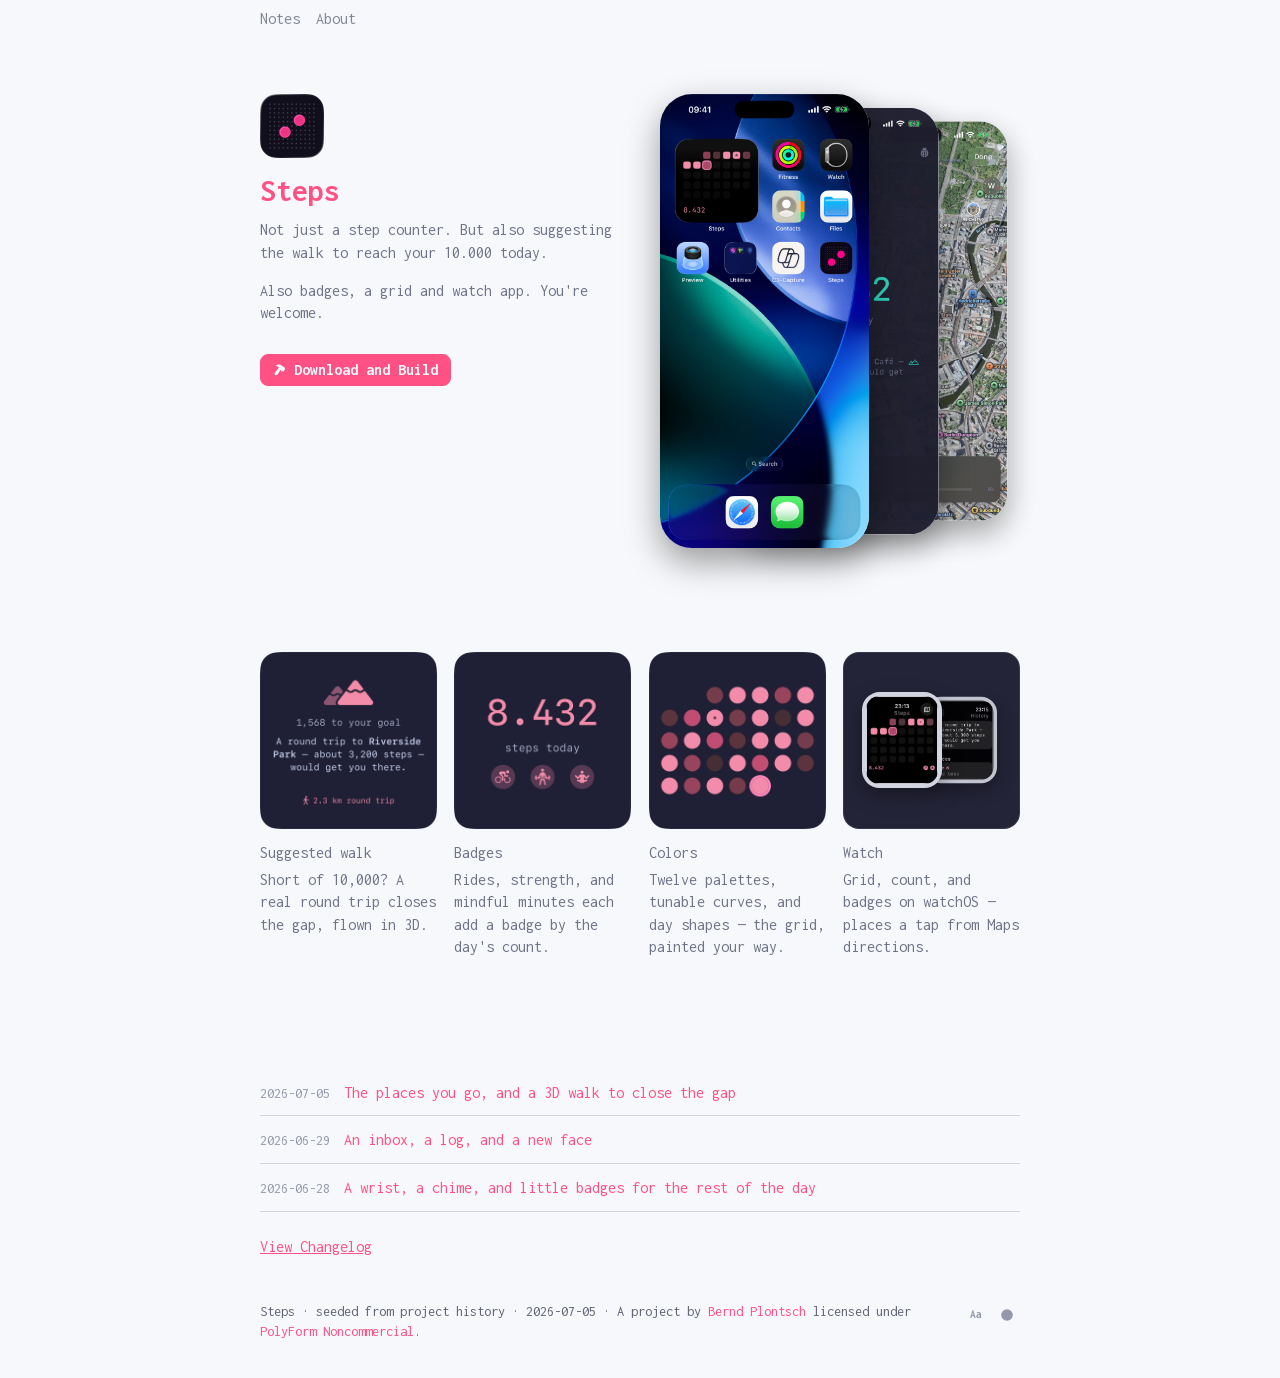
<file: docs/blog/index.html>
<!DOCTYPE html>
<!--
  project-site-new single-page template. Newest post first in #posts.
  Plain static HTML — any static host serves it. Seeded from real project history.
-->
<html lang="en">
<head>
<meta charset="utf-8">
<meta name="viewport" content="width=device-width, initial-scale=1">
<title>Steps</title>
<script src="family-theme.js"></script>
<link rel="icon" href="img/favicon.ico" sizes="any">
<link rel="icon" href="img/favicon-16.png" type="image/png" sizes="16x16">
<link rel="icon" href="img/favicon-32.png" type="image/png" sizes="32x32">
<link rel="apple-touch-icon" href="img/favicon-180.png">
<link rel="stylesheet" href="style.css">
<link rel="stylesheet" href="project-theme.css">
<link rel="stylesheet" href="family-theme.css">
<link rel="stylesheet" href="family-typography.css">
<link rel="stylesheet" href="family-header.css">
<link rel="stylesheet" href="family-footer.css">
<link rel="stylesheet" href="family-actions.css">
</head>
<body>
<!-- Shared family header: source of truth is project-site-family/data/components/site-header.* -->
<a class="skip-link" href="#top">Skip to content</a>
<header class="topbar">
  <div class="topbar-inner">
    <div class="nav-left">
      <nav class="site-nav" aria-label="Bernd Plontsch">
        <a class="nav-link notes-link" href="https://notes.plontsch.de/">Notes</a>
        <a class="nav-link about-link" href="https://plontsch.de/">About</a>
      </nav>
    </div>
  </div>
</header>

<main id="top" tabindex="-1">
<header class="hero hero-with-shot">
  <div class="hero-copy">
    <img class="hero-icon" src="img/icon.png" alt="" width="256" height="256">
    <h1>Steps</h1>
    <p class="tagline">Not just a step counter. But also suggesting the walk to reach your 10.000 today.</p>
    <p class="short">Also badges, a grid and watch app. You're welcome.</p>
    <p class="hero-cta">
      <a class="action-link" href="https://github.com/berndpl/Steps"><span class="action-hammer action-symbol" aria-hidden="true"></span>Download and Build</a>
    </p>
  </div>
  <figure class="hero-shot phone-stack" aria-label="Steps app screenshots — tap a screen to bring it to the front">
    <div class="phone is-front"><img src="img/shot-home-widget.png" alt="Home-screen widget: the month as a contribution grid with today's step count, goal progress, and best day" width="680" height="1478"></div>
    <div class="phone is-mid"><img src="img/shot-inapp.png" alt="In-app screen: today's total, activity badges, and a round-trip suggestion" width="680" height="1478"></div>
    <div class="phone is-back"><img src="img/shot-flyover.png" alt="3D map fly-through of a round-trip walk with playback controls" width="680" height="1478"></div>
  </figure>
</header>

<section id="features" aria-label="Primary features">
  <div class="feature-grid">
    <article class="feature-card">
      <img class="feature-shot" src="img/feature-walk.png" alt="A round-trip walk suggestion to a real place, with its step and distance cost" width="720" height="720" loading="lazy">
      <h3>Suggested walk</h3>
      <p>Short of 10,000? A real round trip closes the gap, flown in 3D.</p>
    </article>
    <article class="feature-card">
      <img class="feature-shot" src="img/feature-activities.png" alt="Today's step count with cycling, strength, and mindful badges beneath" width="720" height="720" loading="lazy">
      <h3>Badges</h3>
      <p>Rides, strength, and mindful minutes each add a badge by the day's count.</p>
    </article>
    <article class="feature-card">
      <img class="feature-shot" src="img/feature-grid.png" alt="The month as a rose contribution grid, each day a cell, the best day ringed" width="720" height="720" loading="lazy">
      <h3>Colors</h3>
      <p>Twelve palettes, tunable curves, and day shapes — the grid, painted your way.</p>
    </article>
    <article class="feature-card">
      <figure class="feature-shot watch-stack" aria-label="Steps watchOS screens — tap a watch to bring it to the front">
        <div class="watch is-front"><img src="img/watch-app.png" alt="Steps watch app: the month grid with today's step count and cycling and strength badges" width="416" height="496" loading="lazy"></div>
        <div class="watch is-back"><img src="img/watch-history.png" alt="Watch location history: a round-trip walk suggestion above your recent places" width="416" height="496" loading="lazy"></div>
      </figure>
      <h3>Watch</h3>
      <p>Grid, count, and badges on watchOS — places a tap from Maps directions.</p>
    </article>
  </div>
</section>

<section id="posts" aria-label="Recent changes">
  <ol class="log" aria-label="Recent changes">
    <li><a class="log-row" href="changelog.html#e-visits-flyover"><span class="log-date">2026-07-05</span><span class="log-title">The places you go, and a 3D walk to close the gap</span></a></li>
    <li><a class="log-row" href="changelog.html#e-inbox-icon"><span class="log-date">2026-06-29</span><span class="log-title">An inbox, a log, and a new face</span></a></li>
    <li><a class="log-row" href="changelog.html#e-watch"><span class="log-date">2026-06-28</span><span class="log-title">A wrist, a chime, and little badges for the rest of the day</span></a></li>
  </ol>
  <p class="changelog-cta"><a href="changelog.html">View Changelog</a></p>
</section>
</main>

<footer>
  <div class="footer-row">
    <p>Steps · seeded from project history · 2026-07-05 · A project by <a href="https://plontsch.de/">Bernd Plontsch</a> licensed under <a href="https://github.com/berndpl/Steps/blob/main/LICENSE">PolyForm Noncommercial</a>.</p>
    <div class="footer-controls">
      <button class="font-toggle" type="button" aria-label="Switch font">Aa</button>
      <button class="theme-toggle" type="button" aria-label="Toggle color theme"></button>
    </div>
  </div>
</footer>

<script>
var prefersReducedMotion = window.matchMedia &&
  window.matchMedia('(prefers-reduced-motion: reduce)').matches;

// Shared cascade behavior for the project-owned phone and watch compositions.
(function () {
  function initCascade(stack, slots, caption) {
    if (!stack) return;
    var items = [].slice.call(stack.children);
    if (items.length < 2) return;
    var order = items.slice();             // order[0] === the front item
    var timer;
    function render() {
      order.forEach(function (el, i) {
        slots.forEach(function (s) { el.classList.remove(s); });
        el.classList.add(slots[Math.min(i, slots.length - 1)]);
        el.tabIndex = i === 0 ? -1 : 0;
        el.setAttribute('aria-current', i === 0 ? 'true' : 'false');
        el.setAttribute('aria-disabled', i === 0 ? 'true' : 'false');
      });
      if (caption && order[0].dataset.caption) caption.textContent = order[0].dataset.caption;
    }
    function bringToFront(el) {
      var i = order.indexOf(el);
      if (i <= 0) return;
      order = order.slice(i).concat(order.slice(0, i));   // cyclic rotate so el leads
      render();
    }
    function advance() { order = order.slice(1).concat(order.slice(0, 1)); render(); }
    function stop() { clearInterval(timer); }
    function restart() {
      stop();
      if (!prefersReducedMotion && !document.hidden) timer = setInterval(advance, 4000);
    }
    items.forEach(function (el) {
      el.setAttribute('role', 'button');
      el.addEventListener('click', function () { bringToFront(el); restart(); });
      el.addEventListener('keydown', function (e) {
        if (e.key === 'Enter' || e.key === ' ') { e.preventDefault(); bringToFront(el); restart(); }
      });
    });
    stack.addEventListener('mouseenter', stop);
    stack.addEventListener('mouseleave', restart);
    stack.addEventListener('focusin', stop);
    stack.addEventListener('focusout', function (event) {
      if (!stack.contains(event.relatedTarget)) restart();
    });
    document.addEventListener('visibilitychange', function () {
      if (document.hidden) stop(); else restart();
    });
    render(); restart();
  }
  initCascade(document.querySelector('.phone-stack'), ['is-front', 'is-mid', 'is-back']);
  initCascade(document.querySelector('.watch-stack'), ['is-front', 'is-back'],
              document.querySelector('.watch-caption'));
})();
</script>
<script src="family-footer.js"></script>
</body>
</html>
</file>
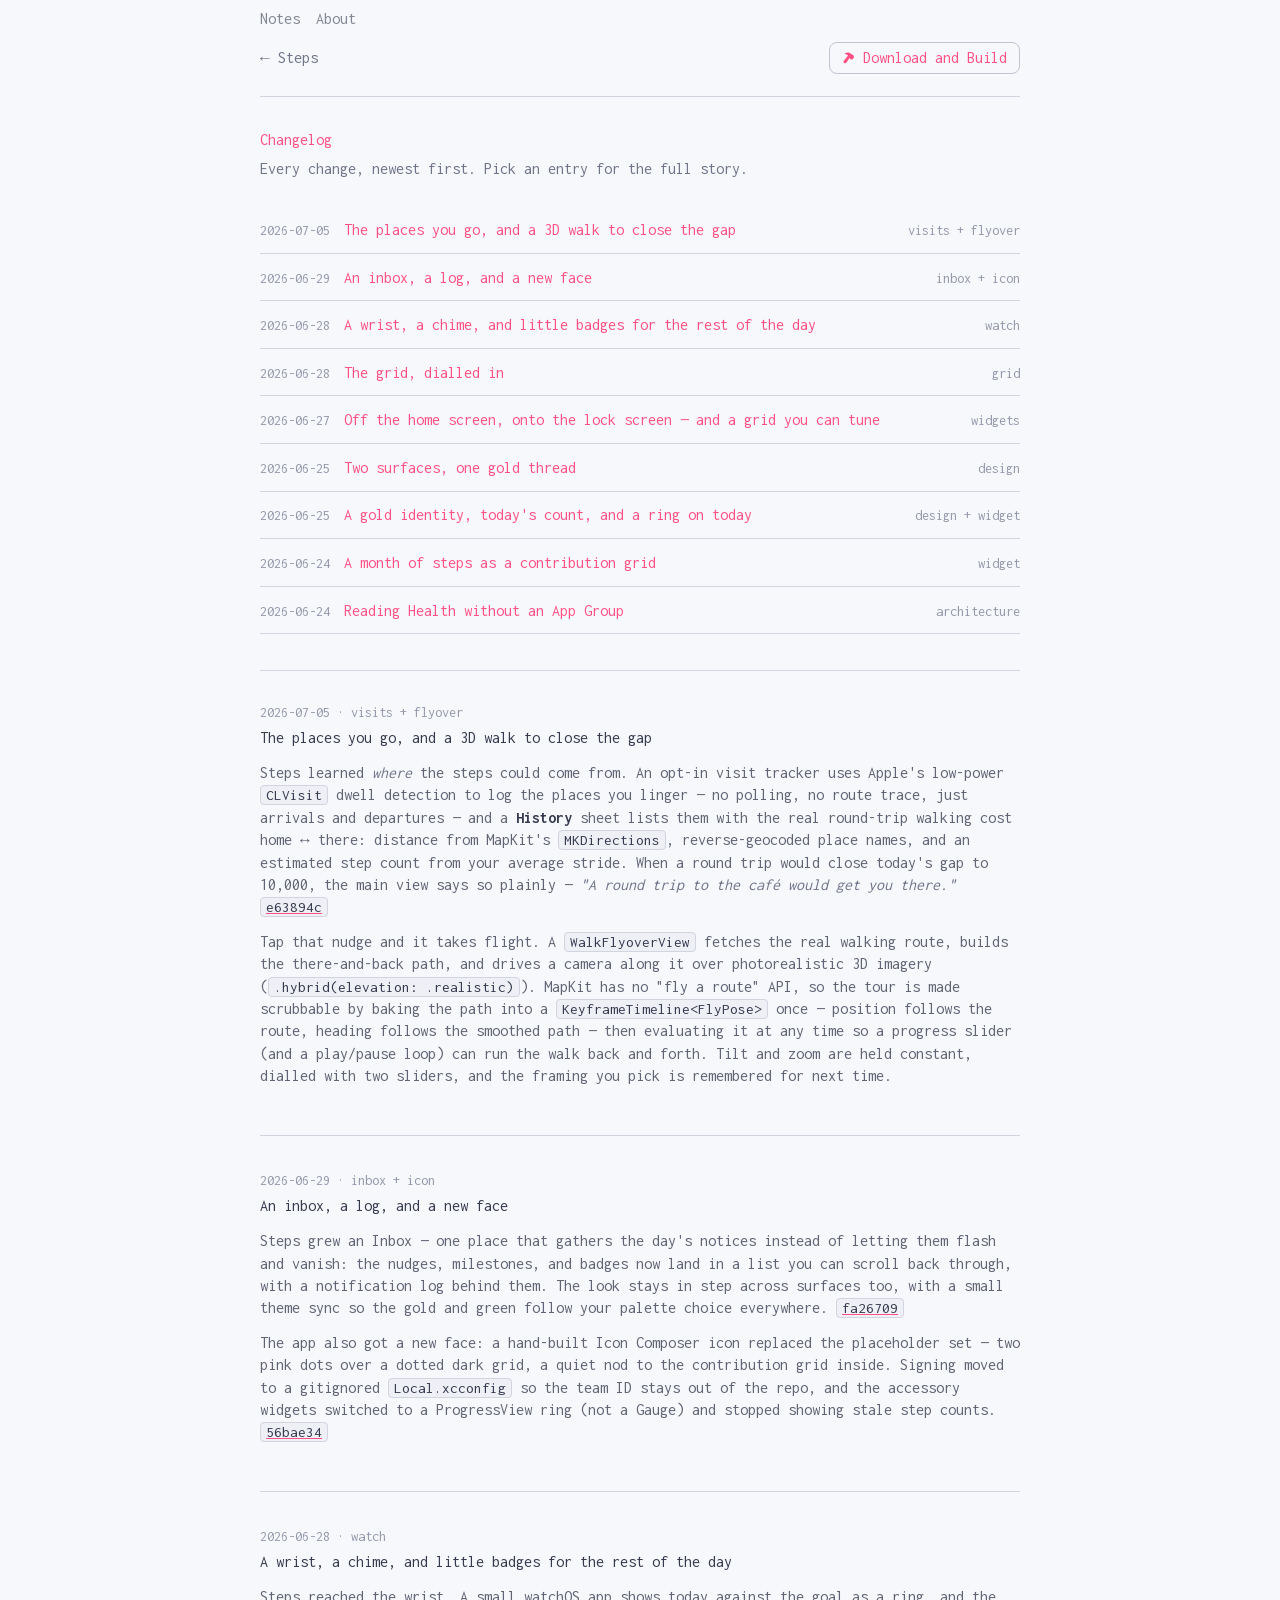
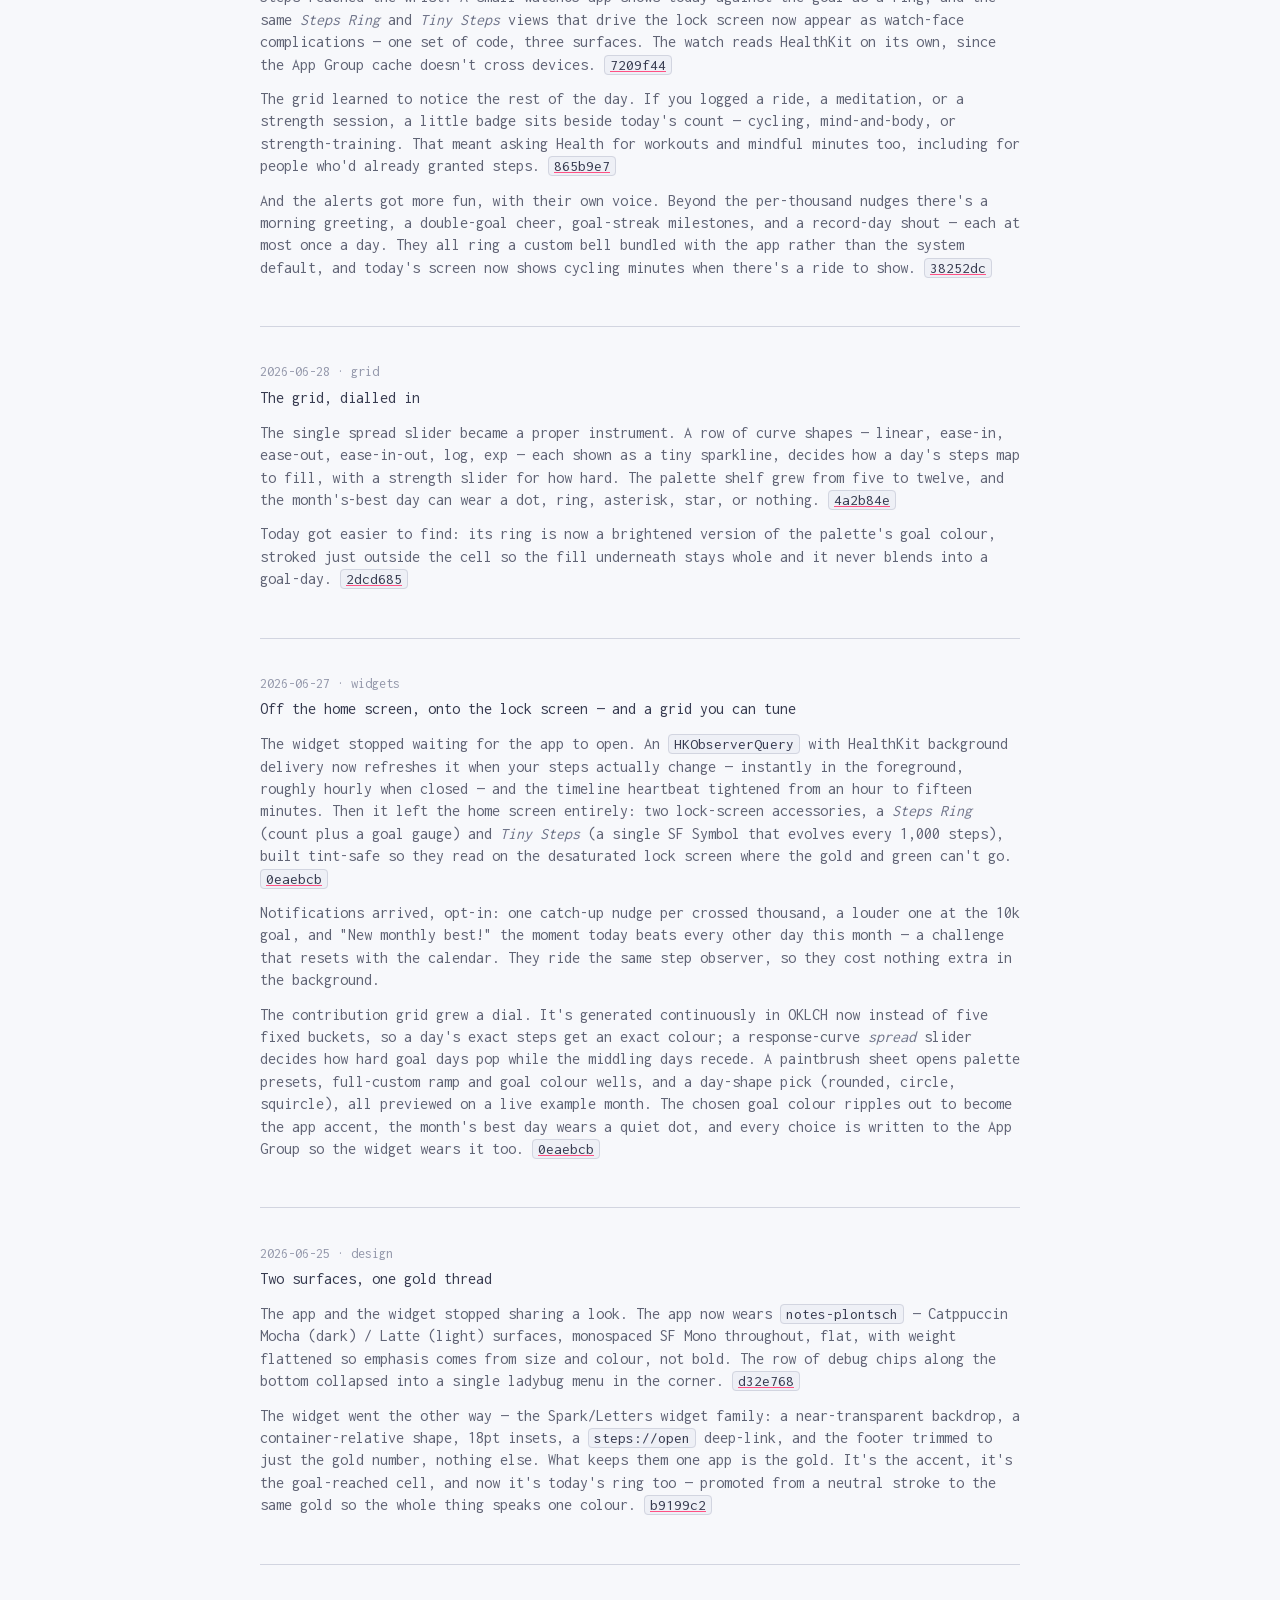
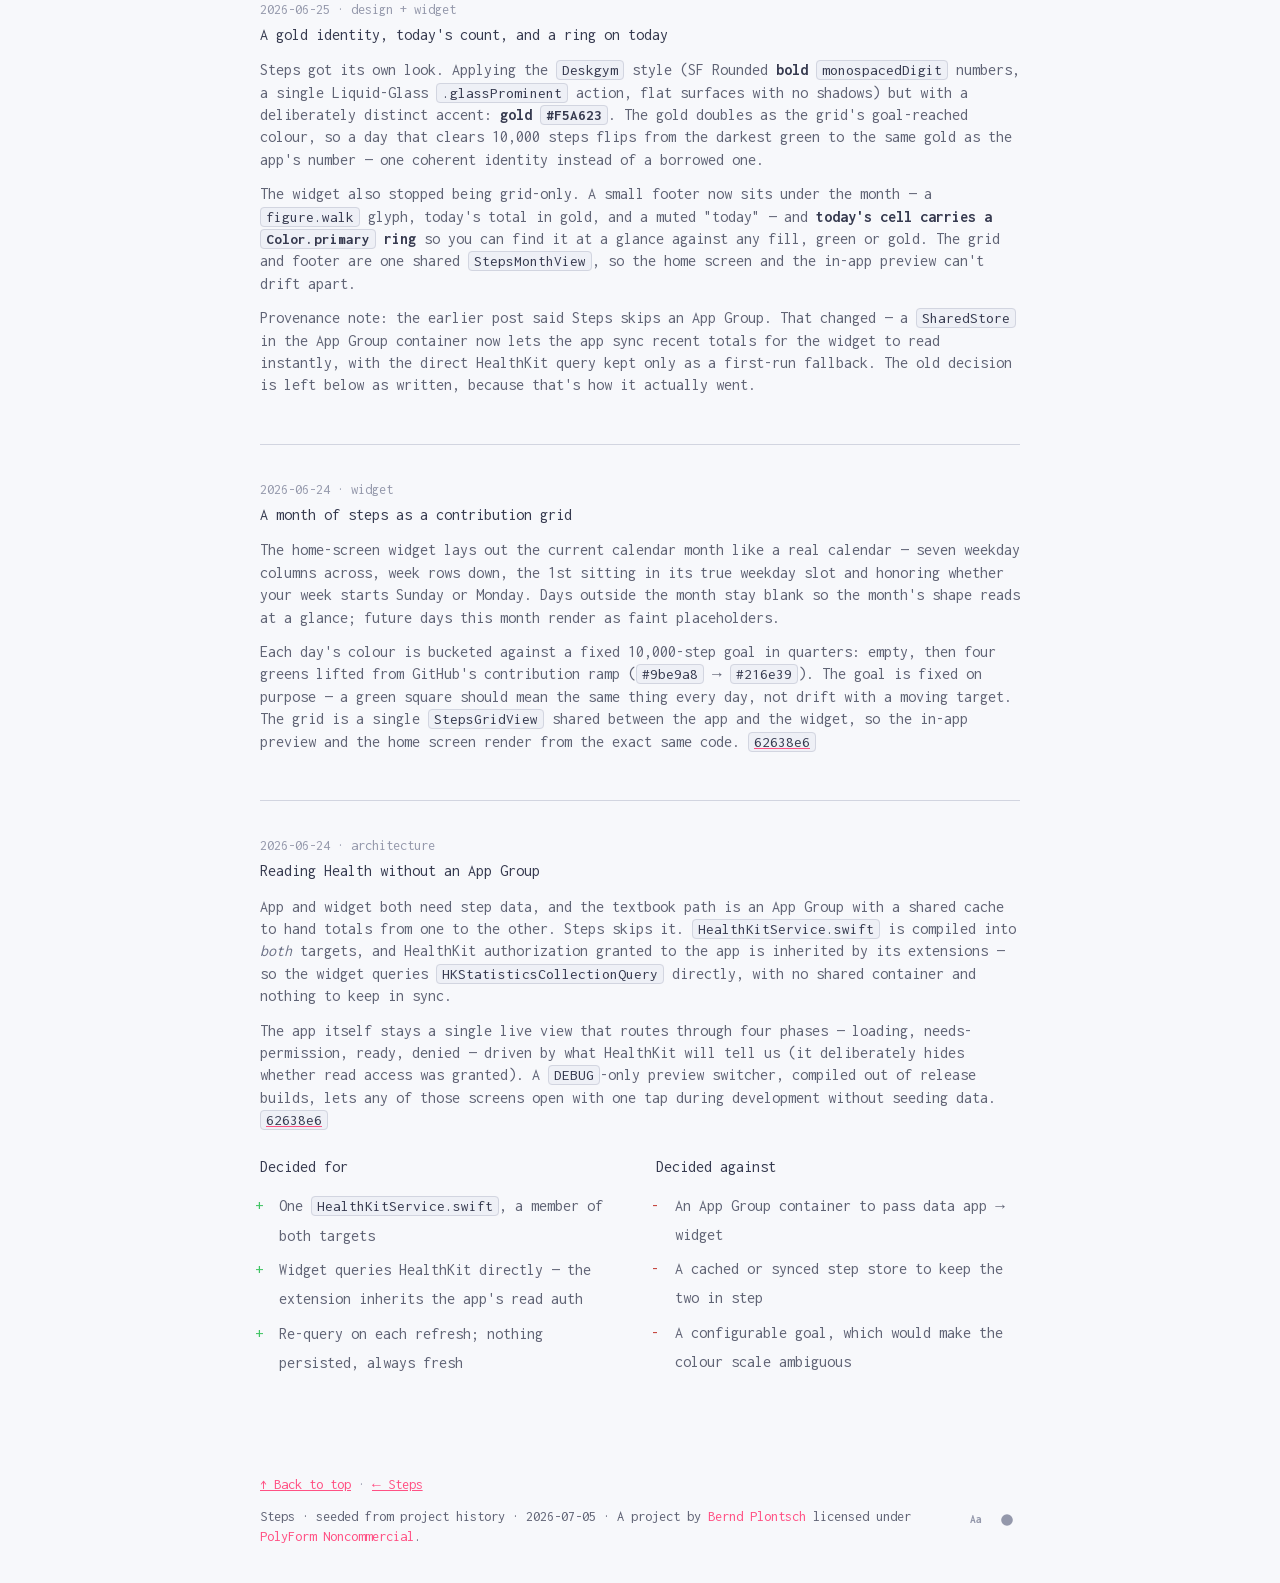
<file: docs/blog/changelog.html>
<!DOCTYPE html>
<!--
  project-site-new changelog page. A tight chronological index (date · title · category)
  linking to the full entries kept below. Newest first. Seeded from real project history.
-->
<html lang="en">
<head>
<meta charset="utf-8">
<meta name="viewport" content="width=device-width, initial-scale=1">
<title>Changelog · Steps</title>
<script src="family-theme.js"></script>
<link rel="icon" href="img/favicon.ico" sizes="any">
<link rel="icon" href="img/favicon-16.png" type="image/png" sizes="16x16">
<link rel="icon" href="img/favicon-32.png" type="image/png" sizes="32x32">
<link rel="apple-touch-icon" href="img/favicon-180.png">
<link rel="stylesheet" href="style.css">
<link rel="stylesheet" href="project-theme.css">
<link rel="stylesheet" href="family-theme.css">
<link rel="stylesheet" href="family-typography.css">
<link rel="stylesheet" href="family-header.css">
<link rel="stylesheet" href="family-footer.css">
<link rel="stylesheet" href="family-actions.css">
</head>
<body>
<!-- Shared family header: source of truth is project-site-family/data/components/site-header.* -->
<a class="skip-link" href="#top">Skip to content</a>
<header class="topbar">
  <div class="topbar-inner">
    <div class="nav-left">
      <nav class="site-nav" aria-label="Bernd Plontsch">
        <a class="nav-link notes-link" href="https://notes.plontsch.de/">Notes</a>
        <a class="nav-link about-link" href="https://plontsch.de/">About</a>
      </nav>
    </div>
  </div>
</header>
<nav class="page-nav" aria-label="Changelog">
  <a class="back-link" href="./">← Steps</a>
  <a class="action-link secondary" href="https://github.com/berndpl/Steps"><span class="action-hammer" aria-hidden="true"></span>Download and Build</a>
</nav>

<main id="top" class="changelog-page" tabindex="-1">
  <h1>Changelog</h1>
  <p class="lead">Every change, newest first. Pick an entry for the full story.</p>

  <h2 id="changelog-index-title" class="visually-hidden">Entries</h2>
  <ol class="log" aria-labelledby="changelog-index-title">
    <li><a class="log-row" href="#e-visits-flyover"><span class="log-date">2026-07-05</span><span class="log-title">The places you go, and a 3D walk to close the gap</span><span class="log-cat">visits + flyover</span></a></li>
    <li><a class="log-row" href="#e-inbox-icon"><span class="log-date">2026-06-29</span><span class="log-title">An inbox, a log, and a new face</span><span class="log-cat">inbox + icon</span></a></li>
    <li><a class="log-row" href="#e-watch"><span class="log-date">2026-06-28</span><span class="log-title">A wrist, a chime, and little badges for the rest of the day</span><span class="log-cat">watch</span></a></li>
    <li><a class="log-row" href="#e-grid-dialled"><span class="log-date">2026-06-28</span><span class="log-title">The grid, dialled in</span><span class="log-cat">grid</span></a></li>
    <li><a class="log-row" href="#e-widgets-lockscreen"><span class="log-date">2026-06-27</span><span class="log-title">Off the home screen, onto the lock screen — and a grid you can tune</span><span class="log-cat">widgets</span></a></li>
    <li><a class="log-row" href="#e-two-surfaces"><span class="log-date">2026-06-25</span><span class="log-title">Two surfaces, one gold thread</span><span class="log-cat">design</span></a></li>
    <li><a class="log-row" href="#e-gold-identity"><span class="log-date">2026-06-25</span><span class="log-title">A gold identity, today's count, and a ring on today</span><span class="log-cat">design + widget</span></a></li>
    <li><a class="log-row" href="#e-contribution-grid"><span class="log-date">2026-06-24</span><span class="log-title">A month of steps as a contribution grid</span><span class="log-cat">widget</span></a></li>
    <li><a class="log-row" href="#e-no-app-group"><span class="log-date">2026-06-24</span><span class="log-title">Reading Health without an App Group</span><span class="log-cat">architecture</span></a></li>
  </ol>

  <hr class="log-sep">

  <section class="entries" aria-labelledby="changelog-entries-title">
    <h2 id="changelog-entries-title" class="visually-hidden">Full entries</h2>
    <article class="entry" id="e-visits-flyover">
      <div class="date">2026-07-05 · visits + flyover</div>
      <h3>The places you go, and a 3D walk to close the gap</h3>
      <p>Steps learned <em>where</em> the steps could come from. An opt-in visit tracker uses Apple's low-power <code>CLVisit</code> dwell detection to log the places you linger — no polling, no route trace, just arrivals and departures — and a <strong>History</strong> sheet lists them with the real round-trip walking cost home ↔ there: distance from MapKit's <code>MKDirections</code>, reverse-geocoded place names, and an estimated step count from your average stride. When a round trip would close today's gap to 10,000, the main view says so plainly — <em>"A round trip to the café would get you there."</em> <a href="https://github.com/berndpl/Steps/commit/e63894c"><code>e63894c</code></a></p>
      <p>Tap that nudge and it takes flight. A <code>WalkFlyoverView</code> fetches the real walking route, builds the there-and-back path, and drives a camera along it over photorealistic 3D imagery (<code>.hybrid(elevation: .realistic)</code>). MapKit has no "fly a route" API, so the tour is made scrubbable by baking the path into a <code>KeyframeTimeline&lt;FlyPose&gt;</code> once — position follows the route, heading follows the smoothed path — then evaluating it at any time so a progress slider (and a play/pause loop) can run the walk back and forth. Tilt and zoom are held constant, dialled with two sliders, and the framing you pick is remembered for next time.</p>
    </article>
    <article class="entry" id="e-inbox-icon">
      <div class="date">2026-06-29 · inbox + icon</div>
      <h3>An inbox, a log, and a new face</h3>
      <p>Steps grew an Inbox — one place that gathers the day's notices instead of letting them flash and vanish: the nudges, milestones, and badges now land in a list you can scroll back through, with a notification log behind them. The look stays in step across surfaces too, with a small theme sync so the gold and green follow your palette choice everywhere. <a href="https://github.com/berndpl/Steps/commit/fa26709"><code>fa26709</code></a></p>
      <p>The app also got a new face: a hand-built Icon Composer icon replaced the placeholder set — two pink dots over a dotted dark grid, a quiet nod to the contribution grid inside. Signing moved to a gitignored <code>Local.xcconfig</code> so the team ID stays out of the repo, and the accessory widgets switched to a ProgressView ring (not a Gauge) and stopped showing stale step counts. <a href="https://github.com/berndpl/Steps/commit/56bae34"><code>56bae34</code></a></p>
    </article>
    <article class="entry" id="e-watch">
      <div class="date">2026-06-28 · watch</div>
      <h3>A wrist, a chime, and little badges for the rest of the day</h3>
      <p>Steps reached the wrist. A small watchOS app shows today against the goal as a ring, and the same <em>Steps Ring</em> and <em>Tiny Steps</em> views that drive the lock screen now appear as watch-face complications — one set of code, three surfaces. The watch reads HealthKit on its own, since the App Group cache doesn't cross devices. <a href="https://github.com/berndpl/Steps/commit/7209f44"><code>7209f44</code></a></p>
      <p>The grid learned to notice the rest of the day. If you logged a ride, a meditation, or a strength session, a little badge sits beside today's count — cycling, mind-and-body, or strength-training. That meant asking Health for workouts and mindful minutes too, including for people who'd already granted steps. <a href="https://github.com/berndpl/Steps/commit/865b9e7"><code>865b9e7</code></a></p>
      <p>And the alerts got more fun, with their own voice. Beyond the per-thousand nudges there's a morning greeting, a double-goal cheer, goal-streak milestones, and a record-day shout — each at most once a day. They all ring a custom bell bundled with the app rather than the system default, and today's screen now shows cycling minutes when there's a ride to show. <a href="https://github.com/berndpl/Steps/commit/38252dc"><code>38252dc</code></a></p>
    </article>
    <article class="entry" id="e-grid-dialled">
      <div class="date">2026-06-28 · grid</div>
      <h3>The grid, dialled in</h3>
      <p>The single spread slider became a proper instrument. A row of curve shapes — linear, ease-in, ease-out, ease-in-out, log, exp — each shown as a tiny sparkline, decides how a day's steps map to fill, with a strength slider for how hard. The palette shelf grew from five to twelve, and the month's-best day can wear a dot, ring, asterisk, star, or nothing. <a href="https://github.com/berndpl/Steps/commit/4a2b84e"><code>4a2b84e</code></a></p>
      <p>Today got easier to find: its ring is now a brightened version of the palette's goal colour, stroked just outside the cell so the fill underneath stays whole and it never blends into a goal-day. <a href="https://github.com/berndpl/Steps/commit/2dcd685"><code>2dcd685</code></a></p>
    </article>
    <article class="entry" id="e-widgets-lockscreen">
      <div class="date">2026-06-27 · widgets</div>
      <h3>Off the home screen, onto the lock screen — and a grid you can tune</h3>
      <p>The widget stopped waiting for the app to open. An <code>HKObserverQuery</code> with HealthKit background delivery now refreshes it when your steps actually change — instantly in the foreground, roughly hourly when closed — and the timeline heartbeat tightened from an hour to fifteen minutes. Then it left the home screen entirely: two lock-screen accessories, a <em>Steps Ring</em> (count plus a goal gauge) and <em>Tiny Steps</em> (a single SF Symbol that evolves every 1,000 steps), built tint-safe so they read on the desaturated lock screen where the gold and green can't go. <a href="https://github.com/berndpl/Steps/commit/0eaebcb"><code>0eaebcb</code></a></p>
      <p>Notifications arrived, opt-in: one catch-up nudge per crossed thousand, a louder one at the 10k goal, and "New monthly best!" the moment today beats every other day this month — a challenge that resets with the calendar. They ride the same step observer, so they cost nothing extra in the background.</p>
      <p>The contribution grid grew a dial. It's generated continuously in OKLCH now instead of five fixed buckets, so a day's exact steps get an exact colour; a response-curve <em>spread</em> slider decides how hard goal days pop while the middling days recede. A paintbrush sheet opens palette presets, full-custom ramp and goal colour wells, and a day-shape pick (rounded, circle, squircle), all previewed on a live example month. The chosen goal colour ripples out to become the app accent, the month's best day wears a quiet dot, and every choice is written to the App Group so the widget wears it too. <a href="https://github.com/berndpl/Steps/commit/0eaebcb"><code>0eaebcb</code></a></p>
    </article>
    <article class="entry" id="e-two-surfaces">
      <div class="date">2026-06-25 · design</div>
      <h3>Two surfaces, one gold thread</h3>
      <p>The app and the widget stopped sharing a look. The app now wears <code>notes-plontsch</code> — Catppuccin Mocha (dark) / Latte (light) surfaces, monospaced SF Mono throughout, flat, with weight flattened so emphasis comes from size and colour, not bold. The row of debug chips along the bottom collapsed into a single ladybug menu in the corner. <a href="https://github.com/berndpl/Steps/commit/d32e768"><code>d32e768</code></a></p>
      <p>The widget went the other way — the Spark/Letters widget family: a near-transparent backdrop, a container-relative shape, 18pt insets, a <code>steps://open</code> deep-link, and the footer trimmed to just the gold number, nothing else. What keeps them one app is the gold. It's the accent, it's the goal-reached cell, and now it's today's ring too — promoted from a neutral stroke to the same gold so the whole thing speaks one colour. <a href="https://github.com/berndpl/Steps/commit/b9199c2"><code>b9199c2</code></a></p>
    </article>
    <article class="entry" id="e-gold-identity">
      <div class="date">2026-06-25 · design + widget</div>
      <h3>A gold identity, today's count, and a ring on today</h3>
      <p>Steps got its own look. Applying the <code>Deskgym</code> style (SF Rounded <strong>bold</strong> <code>monospacedDigit</code> numbers, a single Liquid-Glass <code>.glassProminent</code> action, flat surfaces with no shadows) but with a deliberately distinct accent: <strong>gold <code>#F5A623</code></strong>. The gold doubles as the grid's goal-reached colour, so a day that clears 10,000 steps flips from the darkest green to the same gold as the app's number — one coherent identity instead of a borrowed one.</p>
      <p>The widget also stopped being grid-only. A small footer now sits under the month — a <code>figure.walk</code> glyph, today's total in gold, and a muted "today" — and <strong>today's cell carries a <code>Color.primary</code> ring</strong> so you can find it at a glance against any fill, green or gold. The grid and footer are one shared <code>StepsMonthView</code>, so the home screen and the in-app preview can't drift apart.</p>
      <p>Provenance note: the earlier post said Steps skips an App Group. That changed — a <code>SharedStore</code> in the App Group container now lets the app sync recent totals for the widget to read instantly, with the direct HealthKit query kept only as a first-run fallback. The old decision is left below as written, because that's how it actually went.</p>
    </article>
    <article class="entry" id="e-contribution-grid">
      <div class="date">2026-06-24 · widget</div>
      <h3>A month of steps as a contribution grid</h3>
      <p>The home-screen widget lays out the current calendar month like a real calendar — seven weekday columns across, week rows down, the 1st sitting in its true weekday slot and honoring whether your week starts Sunday or Monday. Days outside the month stay blank so the month's shape reads at a glance; future days this month render as faint placeholders.</p>
      <p>Each day's colour is bucketed against a fixed 10,000-step goal in quarters: empty, then four greens lifted from GitHub's contribution ramp (<code>#9be9a8</code> → <code>#216e39</code>). The goal is fixed on purpose — a green square should mean the same thing every day, not drift with a moving target. The grid is a single <code>StepsGridView</code> shared between the app and the widget, so the in-app preview and the home screen render from the exact same code. <a href="https://github.com/berndpl/Steps/commit/62638e6"><code>62638e6</code></a></p>
    </article>
    <article class="entry" id="e-no-app-group">
      <div class="date">2026-06-24 · architecture</div>
      <h3>Reading Health without an App Group</h3>
      <p>App and widget both need step data, and the textbook path is an App Group with a shared cache to hand totals from one to the other. Steps skips it. <code>HealthKitService.swift</code> is compiled into <em>both</em> targets, and HealthKit authorization granted to the app is inherited by its extensions — so the widget queries <code>HKStatisticsCollectionQuery</code> directly, with no shared container and nothing to keep in sync.</p>
      <p>The app itself stays a single live view that routes through four phases — loading, needs-permission, ready, denied — driven by what HealthKit will tell us (it deliberately hides whether read access was granted). A <code>DEBUG</code>-only preview switcher, compiled out of release builds, lets any of those screens open with one tap during development without seeding data. <a href="https://github.com/berndpl/Steps/commit/62638e6"><code>62638e6</code></a></p>
      <div class="decisions">
        <div class="card"><h3>Decided for</h3><ul class="for">
          <li>One <code>HealthKitService.swift</code>, a member of both targets</li>
          <li>Widget queries HealthKit directly — the extension inherits the app's read auth</li>
          <li>Re-query on each refresh; nothing persisted, always fresh</li>
        </ul></div>
        <div class="card"><h3>Decided against</h3><ul class="against">
          <li>An App Group container to pass data app → widget</li>
          <li>A cached or synced step store to keep the two in step</li>
          <li>A configurable goal, which would make the colour scale ambiguous</li>
        </ul></div>
      </div>
    </article>
  </section>

  <p class="log-top"><a href="#top">↑ Back to top</a> · <a href="./">← Steps</a></p>
</main>

<footer>
  <div class="footer-row">
    <p>Steps · seeded from project history · 2026-07-05 · A project by <a href="https://plontsch.de/">Bernd Plontsch</a> licensed under <a href="https://github.com/berndpl/Steps/blob/main/LICENSE">PolyForm Noncommercial</a>.</p>
    <div class="footer-controls">
      <button class="font-toggle" type="button" aria-label="Switch font">Aa</button>
      <button class="theme-toggle" type="button" aria-label="Toggle color theme"></button>
    </div>
  </div>
</footer>
<script src="family-footer.js"></script>
</body>
</html>
</file>
<file: docs/blog/style.css>
/* blog-new base template — calm single-column notebook (Onsen DNA, generalized).
   The :root token block below is the THEME LAYER. blog-new replaces these values
   with the style picked from the design catalog (style-apply tokens). Structure stays;
   only the tokens change. Neutral defaults shipped so the page renders before theming. */

/* Steps style — Catppuccin Mocha (dark) + rose accent; monospaced SF Mono (system, no webfont). */

:root {
  color-scheme: dark;
  --theme-base: #1e1e2e;
  --theme-mantle: #181825;
  --theme-surface0: #313244;
  --theme-surface1: #45475a;
  --theme-text: #cdd6f4;
  --theme-heading: #ffffff;
  --theme-body-rgb: 205, 214, 244;
  --theme-body-alpha: .82;
  --theme-subtext0: #a6adc8;
  --theme-overlay0: #6c7086;
  --theme-accent: #f38ba8;          /* rose — Catppuccin Mocha, the site fingerprint */
  --theme-hover: #eb6f92;
  --theme-link: #f38ba8;
  --theme-good: #40c463;
  --theme-bad: #c23b32;
}

* { margin: 0; padding: 0; }
html { scroll-behavior: smooth; overflow-y: scroll; }
body {
  color: var(--theme-text);
  background: var(--theme-base);
}

@media (prefers-reduced-motion: reduce) {
  html { scroll-behavior: auto; }
  .shot, .dot, .thumb, .phone, .watch, .node {
    transition: none;
  }
}
a { color: var(--theme-link); text-decoration: none; }
a:hover { color: var(--theme-hover); text-decoration: underline; }
:focus-visible {
  outline: 2px solid var(--theme-accent);
  outline-offset: 3px;
}
main a, article a { text-decoration: underline; }
.visually-hidden {
  position: absolute !important;
  width: 1px; height: 1px;
  padding: 0; margin: -1px;
  overflow: hidden; clip: rect(0 0 0 0);
  white-space: nowrap; border: 0;
}
code, kbd {
  padding: 1px 5px;
  color: var(--theme-text);
  background: var(--theme-mantle);
  border: 1px solid var(--theme-surface0);
  border-radius: 4px;
}
p, li, figcaption {
  color: rgba(var(--theme-body-rgb), var(--theme-body-alpha));
}
p { margin: .75rem 0; }
ul { padding-left: 1.2rem; margin: .65rem 0; }
li { margin: .35rem 0; }
li::marker { color: var(--theme-overlay0); }
b, strong { color: var(--theme-text); }
em { color: var(--theme-subtext0); }
h1, h2, h3, h4 {
  color: var(--theme-heading);
}
.action-hammer {
  width: .9em;
  height: .9em;
  flex: 0 0 auto;
  background: currentColor;
  -webkit-mask: url("img/hammer.svg") center / contain no-repeat;
  mask: url("img/hammer.svg") center / contain no-repeat;
}

/* Secondary product action — quieter outline variant (e.g. "View source") */
.action-link.secondary {
  color: var(--theme-accent);
  background: transparent;
  border: 1px solid var(--theme-surface1);
}
.action-link.secondary:hover {
  color: var(--theme-hover);
  background: var(--theme-mantle);
  filter: none;
}

/* Hero: strong teaser title + short description (+ optional shot) — the product intro */
.hero {
  padding: 3.5rem 0 4.5rem;
}
.hero-with-shot {
  display: grid;
  grid-template-columns: repeat(2, minmax(0, 1fr));
  gap: 2.5rem;
}
.hero-copy { min-width: 0; }
.hero .hero-copy h1 {
  margin-top: .9rem;
  color: var(--theme-accent);
}
/* icon.png is a glass render from Icon Composer (ictool) with the iOS squircle + transparent
   corners baked in — so no CSS border-radius (that would clip the glass edge). */
.hero-icon {
  width: var(--family-hero-icon-size);
  height: var(--family-hero-icon-size);
  display: block;
  object-fit: contain;
}
.tagline { margin-top: .6rem; color: var(--theme-subtext0); }
.short { max-width: 38rem; margin-top: 1rem; color: var(--theme-subtext0); }
.hero-cta { display: flex; flex-wrap: wrap; gap: .6rem; margin-top: 1.8rem; }
/* Optional: primary action + a small caption beneath it (.cta-primary wraps both). */
.cta-primary { display: inline-flex; flex-direction: column; align-items: flex-start; gap: .4rem; }
.cta-note { color: var(--theme-overlay0); padding-left: .5rem; }

/* Hero shot — a single borderless screenshot, OR a dot-paginated carousel of
   product states. Add 2+ <img class="shot"> and the dots auto-generate (see JS). */
.hero-shot { width: 100%; margin: 0; }
.hero-shot > img {            /* single-shot variant */
  width: 100%;
  display: block;
  border: 0;
  border-radius: 8px;
}
.shots {                      /* carousel variant — crossfaded slides in a fixed frame */
  position: relative;
  width: 100%;
  aspect-ratio: 680 / 1478;   /* real iPhone screenshot ratio — no stretch */
  border-radius: 22px;
  overflow: hidden;
  background: var(--theme-mantle);
  border: 1px solid var(--theme-surface0);
}
.shot {
  position: absolute;
  inset: 0;
  width: 100%;
  height: 100%;
  display: block;
  object-fit: cover;
  border: 0;
  border-radius: 22px;
  opacity: 0;
  transition: opacity .4s ease;
}
.shot.is-active { opacity: 1; }
.dots { display: flex; justify-content: center; gap: .5rem; margin-top: .9rem; }
.dot {
  width: 7px; height: 7px; padding: 0; border: 0; border-radius: 50%;
  background: var(--theme-surface1); cursor: pointer;
  transition: background .15s ease, transform .15s ease;
}
.dot:hover { background: var(--theme-overlay0); }
.dot.is-active { background: var(--theme-accent); transform: scale(1.15); }
/* Thumbnail-nav variant (.thumbs) — labelled image buttons that double as the picker.
   For portrait phone shots we sit them as a filmstrip below the frame and show the whole
   phone (object-fit: contain) so each state stays distinguishable. They sit in front of
   .shots (z-index) so taps land on the thumbnails. */
.thumbs {
  position: static; margin-top: 1.4rem;
  display: flex; justify-content: center; gap: .6rem; z-index: 2;
}
.hero-shot { position: relative; }
.shots { z-index: 1; }
.thumb {
  width: 42px; aspect-ratio: 680 / 1478; padding: 0; border: 0; border-radius: 8px;
  background: var(--theme-mantle); cursor: pointer; overflow: hidden; opacity: .5;
  box-shadow: 0 2px 8px rgba(0, 0, 0, .12); transition: opacity .15s ease;
}
.thumb img { display: block; width: 100%; height: 100%; object-fit: contain; border-radius: inherit; }
.thumb:hover { opacity: .8; }
.thumb.is-active { opacity: 1; box-shadow: 0 0 0 2px var(--theme-accent); }

/* Staggered phone cascade — three portrait screenshots shown at once as a stepped
   diagonal. The front phone is lower-left and fully visible; the others recede up-right,
   slightly scaled and dimmed for depth. Slots (front/mid/back) are just classes the
   script rotates, so any screen can take the front by tap or autoplay. Everything is
   sized in % so it scales with the column. */
.phone-stack {
  position: relative;
  width: 100%;
  aspect-ratio: 1 / 1.26;   /* group box sized to the wider, vertically centered front phone */
}
.phone {
  position: absolute;
  width: 58%;
  aspect-ratio: 680 / 1478;   /* the screenshots' real ratio */
  /* iPhone Pro screen corner radius ≈ 62pt on a 402pt-wide display ⇒ ~15.4% of width.
     The paired vertical value (15.4% × 680/1478) keeps the corner a true circle, not an
     ellipse — so the clip matches the real device screen the screenshots came from. */
  border-radius: 15.4% / 7.1%;
  overflow: hidden;
  background: var(--theme-mantle);
  box-shadow: 0 14px 34px rgba(0, 0, 0, .38);
  cursor: pointer;
  transition: left .5s cubic-bezier(.4, 0, .2, 1), top .5s cubic-bezier(.4, 0, .2, 1),
              transform .5s cubic-bezier(.4, 0, .2, 1), opacity .5s ease, box-shadow .3s ease;
}
.phone img { display: block; width: 100%; height: 100%; object-fit: cover; border: 0; }
.phone:focus-visible { outline: 2px solid var(--theme-accent); outline-offset: 4px; }
.phone[aria-disabled="true"] { cursor: default; }
/* Slots the script rotates (tap / autoplay). All share one vertical center (top:50% +
   translateY(-50%)) so the screens fan horizontally while staying vertically centered;
   they only recede right + scale/dim for depth. No-JS fallback: initial classes render a
   valid static cascade. */
.phone.is-front { left: 0;   top: 50%; transform: translateY(-50%) scale(1);   opacity: 1;   z-index: 3; }
.phone.is-mid   { left: 21%; top: 50%; transform: translateY(-50%) scale(.94); opacity: .97; z-index: 2; }
.phone.is-back  { left: 42%; top: 50%; transform: translateY(-50%) scale(.88); opacity: .9;  z-index: 1; }
.phone.is-front:hover { box-shadow: 0 18px 42px rgba(0, 0, 0, .46); }
.kicker, .date, .tag, .badge { color: var(--theme-overlay0); }

/* ── Optional product-highlights components ───────────────────────────────────
   Reusable building blocks for a product section that VARIES PER PRODUCT — use
   what fits (a plain feature list, tabs, or a step "chain"), or omit entirely.
   Icons are inline Lucide (ISC) <svg><use href="#i-name"> tinted via currentColor
   (see the sprite + SKILL.md); never SF Symbols, never hot-linked. */

/* Tabs (e.g. Features | Presets) */
.tabs { display: flex; gap: .25rem; margin: 0 0 1.4rem; border-bottom: 1px solid var(--theme-surface0); }
.tab {
  appearance: none; background: none; border: 0; border-bottom: 2px solid transparent;
  margin-bottom: -1px; padding: .45rem .7rem;
  color: var(--theme-subtext0); cursor: pointer;
}
.tab:hover { color: var(--theme-text); }
.tab.is-active { color: var(--theme-accent); border-bottom-color: var(--theme-accent); }
.tab-panel { display: none; }
.tab-panel.is-active { display: block; }

/* Engaging feature list — icon badge + title + paragraph */
.feature-list { list-style: none; margin: 0; padding: 0; display: grid; gap: 1.7rem; max-width: 46rem; }
.feature-list li { display: flex; align-items: flex-start; gap: 1.1rem; }
.feature-ico {
  flex: 0 0 auto;
  width: var(--family-feature-icon-size);
  height: var(--family-feature-icon-size);
  display: grid; place-items: center;
  border-radius: 11px; background: var(--theme-mantle);
}
.feature-ico .sym {
  width: var(--family-feature-glyph-size);
  height: var(--family-feature-glyph-size);
  color: var(--theme-accent);
}
.feature-list h3 {
  margin: .25rem 0 .4rem;
  color: var(--theme-text);
}
.feature-list p { margin: 0; max-width: 40rem; color: var(--theme-subtext0); }

/* Feature cards — a square, real-view shot per feature above its copy. Adaptive grid:
   four across on desktop (smaller tiles), two per row on medium, one when narrow. */
.feature-grid { display: grid; grid-template-columns: repeat(4, 1fr); gap: 1.1rem; }
.feature-card { margin: 0; }
.feature-shot {
  display: block; width: 100%; height: auto; aspect-ratio: 1 / 1;
  border-radius: 16px; background: var(--theme-base);
}
.feature-grid .feature-card h3 {
  margin: .8rem 0 .3rem;
  color: var(--theme-subtext0);
}
.feature-card p { margin: 0; color: var(--theme-subtext0); }
/* The watch tile reuses the on-wrist cascade, inset inside the same square card as the
   other shots (lighter shadow so the base card stays visible around the watches). */
.feature-card .watch-stack {
  width: 100%; max-width: none; margin: 0; aspect-ratio: 1 / 1;
  background: #242438; border: 1.5px solid rgba(69, 71, 90, .6); border-radius: 16px;
}
.feature-card .watch { width: 46%; box-shadow: 0 8px 20px rgba(0, 0, 0, .35); }
.feature-card .watch.is-front { left: 10%; }
.feature-card .watch.is-back  { left: 44%; }
@media (max-width: 760px) { .feature-grid { grid-template-columns: repeat(2, 1fr); gap: 1.4rem; } }

/* Watch section — watchOS captures as a tap / auto-cycling cascade (mirrors the
   hero phone-stack): two rounded watch screens fanned horizontally but sharing one
   vertical center; any screen takes the front by tap or autoplay. */
.watch-stack {
  position: relative; width: 100%; max-width: 20rem; margin: 0;
  aspect-ratio: 1 / 0.82;
}
.watch {
  position: absolute; width: 66%; aspect-ratio: 416 / 496;
  /* ~20% of width keeps the Apple Watch screen corner; paired y-radius (×416/496)
     keeps the corner a true circle rather than an ellipse. */
  border-radius: 22% / 18.5%;
  overflow: hidden; background: #000;
  border: 4px solid var(--theme-surface0);
  box-shadow: 0 14px 34px rgba(0, 0, 0, .45);
  cursor: pointer;
  transition: left .5s cubic-bezier(.4, 0, .2, 1), top .5s cubic-bezier(.4, 0, .2, 1),
              transform .5s cubic-bezier(.4, 0, .2, 1), opacity .5s ease, box-shadow .3s ease;
}
.watch img { display: block; width: 100%; height: 100%; object-fit: cover; }
.watch:focus-visible { outline: 2px solid var(--theme-accent); outline-offset: 4px; }
.watch[aria-disabled="true"] { cursor: default; }
.watch.is-front { left: 0;   top: 50%; transform: translateY(-50%) scale(1);   opacity: 1;  z-index: 3; }
.watch.is-back  { left: 34%; top: 50%; transform: translateY(-50%) scale(.9);  opacity: .9; z-index: 1; }
.watch.is-front:hover { box-shadow: 0 18px 42px rgba(0, 0, 0, .5); }
.watch-caption { margin: 1rem 0 0; color: var(--theme-subtext0); }
@media (max-width: 720px) { .watch-stack { max-width: 15rem; } }
.section-lead { max-width: 40rem; margin: 0 0 1.6rem; color: var(--theme-subtext0); }

/* Inline Lucide icons (ISC), tinted via currentColor */
.sym {
  display: inline-block; width: 1em; height: 1em; flex: 0 0 auto; vertical-align: -.12em;
  color: var(--theme-subtext0); fill: none; stroke: currentColor; stroke-width: 2;
  stroke-linecap: round; stroke-linejoin: round;
}

/* Cards with a visual step "chain" (e.g. a processing pipeline) */
.cards { display: grid; grid-template-columns: repeat(auto-fit, minmax(18rem, 1fr)); gap: 1.1rem; }
.card-item { padding: 1.1rem 1.2rem; background: var(--theme-mantle); border-radius: 10px; }
.card-item h3 {
  display: flex; align-items: center; gap: .45rem; margin: 0;
  color: var(--theme-text);
}
.card-item h3 .sym { width: 1.15em; height: 1.15em; }
.card-item .sym { color: var(--theme-accent); }
.chain {
  display: flex; flex-wrap: nowrap; align-items: center; gap: .3rem;
  margin: .9rem 0 .75rem; overflow-x: auto; scrollbar-width: none;
}
.chain::-webkit-scrollbar { display: none; }
.chain.can-scroll-right {     /* right-edge fade when steps overflow (toggled by JS) */
  -webkit-mask: linear-gradient(to right, #000 calc(100% - 34px), transparent);
  mask: linear-gradient(to right, #000 calc(100% - 34px), transparent);
}
.node {
  display: inline-flex; align-items: center; gap: .34rem; padding: .34rem .6rem;
  border: 1px solid var(--theme-surface0); background: var(--theme-base);
  color: var(--theme-text); white-space: nowrap;
  cursor: pointer; border-radius: 7px; transition: border-color .12s ease, background .12s ease;
}
.node:hover { color: var(--theme-heading); border-color: var(--theme-overlay0); background: var(--theme-mantle); }
.node.active { border-color: var(--theme-overlay0); background: var(--theme-mantle); }
.node .sym { width: .95em; height: .95em; }
.arrow { flex: 0 0 auto; color: var(--theme-overlay0); }
.step-detail { margin: 0; min-height: 2.7em; color: var(--theme-subtext0); }
/* ─────────────────────────────────────────────────────────────────────────── */

/* Posts */
section { padding: 2rem 0; }
section#posts { padding: var(--family-changelog-top-space) 0 2rem; }
section#posts article.entry:first-of-type { padding-top: .4rem; }
section > h2 {
  margin-bottom: 1.4rem;
  color: var(--theme-accent);
}
article.entry { padding: 2.2rem 0; border-bottom: 1px solid var(--theme-surface0); }
article.entry:last-child { border-bottom: 0; }
article.entry h3 {
  margin: .25rem 0 .8rem;
  color: var(--theme-text);
}
article.entry .decisions { margin: 1.25rem 0; }

/* Decided for / against cards */
.decisions, .grid2 {
  display: grid;
  grid-template-columns: repeat(2, minmax(0, 1fr));
  gap: 2rem;
  margin-top: 1rem;
}
.decisions > div + div, .grid2 > div + div {
  padding-left: 2rem;
}
.card h3 {
  margin-bottom: .65rem;
}
.card { background: transparent; border: 0; padding: 0 !important; }
.for li::marker { content: "+  "; color: var(--theme-good); }
.against li::marker { content: "-  "; color: var(--theme-bad); }

/* Figures */
figure { width: 80%; margin: 1.25rem auto; }
figure img {
  width: 100%;
  display: block;
  border: 1px solid var(--theme-surface0);
  border-radius: 8px;
}
figcaption { margin-top: .5rem; color: var(--theme-overlay0); text-align: center; }

/* Optional Thank-you colophon — compact, footer-sized credits above the footer.
   Sits flush against the footer (no bottom padding), so the credit + license read as one block. */
.colophon { border-bottom: 0; padding-top: 3rem; padding-bottom: 0; }
.colophon > h2 {
  display: flex; align-items: center; gap: .45rem; margin-bottom: .5rem;
  color: var(--theme-accent);
}
.colophon > h2 .sym { color: var(--theme-accent); width: 1em; height: 1em; }
.thanks-intro { margin: 0; max-width: 46rem; color: var(--theme-subtext0); }

footer { padding: .75rem 0 1rem; color: var(--theme-overlay0); text-align: left; }

@media (max-width: 720px) {
  .hero { padding: 2.5rem 0 1.5rem; }
  .hero-with-shot { grid-template-columns: 1fr; gap: 1.75rem; }
  .hero-shot { max-width: 18rem; margin: 0 auto; }
  .decisions, .grid2 { grid-template-columns: 1fr; }
  .decisions > div + div, .grid2 > div + div {
    padding-left: 0; padding-top: 1rem;
  }
  figure { width: 100%; }
}

/* ── Changelog: homepage pointer + dedicated tight changelog page ──────────── */
.changelog-cta { max-width: 40rem; margin: 1.5rem 0 0; color: var(--theme-subtext0); }

/* Simple always-visible page nav (used on subpages like changelog.html) */
.page-nav {
  display: flex; justify-content: space-between; align-items: center; gap: 1rem;
  padding: .2rem 0 1.4rem; margin-bottom: 2rem;
  border-bottom: 1px solid var(--theme-surface0);
}
.back-link { color: var(--theme-subtext0); }
.back-link:hover { color: var(--theme-hover); }

.changelog-page > h1 {
  margin: 0 0 .4rem;
  color: var(--theme-accent);
}
.changelog-page > .lead { max-width: 40rem; margin: 0 0 1.6rem; color: var(--theme-subtext0); }

/* Tight index — one dense line per entry: date · title · category */
.log { list-style: none; margin: 1.4rem 0; padding: 0; }
.log li { margin: 0; }
.log-row {
  display: flex; flex-wrap: wrap; align-items: baseline; gap: .3rem .9rem;
  padding: .55rem 0; border-bottom: 1px solid var(--theme-surface0);
  color: var(--theme-text); text-decoration: none;
}
.log-row:hover { text-decoration: none; }
.log-row:hover .log-title { color: var(--theme-hover); text-decoration: underline; }
.log-date { flex: 0 0 auto; color: var(--theme-overlay0); white-space: nowrap; }
.log-title { flex: 1 1 60%; min-width: 12rem; color: var(--theme-link); }
.log-cat { flex: 0 0 auto; margin-left: auto; color: var(--theme-overlay0); white-space: nowrap; }

.log-sep { border: 0; border-top: 1px solid var(--theme-surface0); margin: 2.2rem 0 .5rem; }
section.entries { padding: 0; }
.entries article.entry { scroll-margin-top: 1.5rem; }
.entries article.entry:first-of-type { padding-top: 1.5rem; }
.log-top { margin: 2rem 0 0; color: var(--theme-overlay0); }

@media (max-width: 720px) {
  .log-title { min-width: 100%; order: 2; }
  .log-date { order: 1; }
  .log-cat { order: 1; }
}
</file>
<file: docs/blog/project-theme.css>
:root {
  --project-accent-light: #FF5184;
  --project-hover-light: #E43F72;
  --project-secondary-light: #8839ef;
  --project-accent-dark: #f38ba8;
  --project-hover-dark: #eb6f92;
  --project-secondary-dark: #cba6f7;
}
</file>
<file: docs/blog/family-theme.css>
/*
  Canonical family light/dark palette owned by Notes.
  Projects preserve identity through --project-accent-*, --project-hover-*, and
  --project-secondary-*.
*/
:root,
:root[data-theme="dark"] {
  color-scheme: dark;
  --theme-base: #1e1e2e;
  --theme-mantle: #181825;
  --theme-surface0: #313244;
  --theme-surface1: #45475a;
  --theme-text: #cdd6f4;
  --theme-heading: #cdd6f4;
  --theme-body-rgb: 166, 173, 200;
  --theme-body-alpha: 0.6;
  --theme-subtext0: #a6adc8;
  --theme-overlay0: #6c7086;
  --theme-accent: var(--project-accent-dark, #b4befe);
  --theme-link: var(--project-accent-dark, #b4befe);
  --theme-hover: var(--project-hover-dark, #cba6f7);
  --theme-action-hover: var(--project-secondary-dark, #f5c2e7);
  --theme-generated-base: #1a1825;
  --theme-generated-border: #3a3444;
  --theme-generated: #ddb6f2;
  --theme-generated-hover: #f5c2e7;
  --theme-generated-body-rgb: 221, 182, 242;
  --theme-button-text: #1e1e2e;
  --graph-base: #1e1e2e;
  --graph-chord: rgba(205, 214, 244, 0.07);
  --graph-color-0: #cba6f7;
  --graph-color-1: #a6e3a1;
  --graph-color-2: #fab387;
  --graph-color-3: #89b4fa;
  --graph-color-4: #f38ba8;
  --graph-color-5: #94e2d5;
}

:root[data-theme="light"] {
  color-scheme: light;
  --theme-base: #f7f8fb;
  --theme-mantle: #eef0f6;
  --theme-surface0: #d2d5e0;
  --theme-surface1: #bfc3d3;
  --theme-text: #363a4f;
  --theme-heading: #2b2f43;
  --theme-body-rgb: 54, 58, 79;
  --theme-body-alpha: 0.78;
  --theme-subtext0: #6f7489;
  --theme-overlay0: #9498ab;
  --theme-accent: var(--project-accent-light, #1f3df2);
  --theme-link: var(--project-accent-light, #1f3df2);
  --theme-hover: var(--project-hover-light, #5b6dff);
  --theme-action-hover: var(--project-secondary-light, #8839ef);
  --theme-generated-base: #f0e9ff;
  --theme-generated-border: #d8c8ff;
  --theme-generated: #8839ef;
  --theme-generated-hover: #6d4aff;
  --theme-generated-body-rgb: 136, 57, 239;
  --theme-button-text: #f7f8fb;
  --graph-base: #f7f8fb;
  --graph-chord: rgba(54, 58, 79, 0.07);
  --graph-color-0: #8839ef;
  --graph-color-1: #40a02b;
  --graph-color-2: #fe640b;
  --graph-color-3: #1e66f5;
  --graph-color-4: #d20f39;
  --graph-color-5: #179299;
}

@media (prefers-color-scheme: light) {
  :root:not([data-theme="dark"]):not([data-theme="light"]) {
    color-scheme: light;
    --theme-base: #f7f8fb;
    --theme-mantle: #eef0f6;
    --theme-surface0: #d2d5e0;
    --theme-surface1: #bfc3d3;
    --theme-text: #363a4f;
    --theme-heading: #2b2f43;
    --theme-body-rgb: 54, 58, 79;
    --theme-body-alpha: 0.78;
    --theme-subtext0: #6f7489;
    --theme-overlay0: #9498ab;
    --theme-accent: var(--project-accent-light, #1f3df2);
    --theme-link: var(--project-accent-light, #1f3df2);
    --theme-hover: var(--project-hover-light, #5b6dff);
    --theme-action-hover: var(--project-secondary-light, #8839ef);
    --theme-generated-base: #f0e9ff;
    --theme-generated-border: #d8c8ff;
    --theme-generated: #8839ef;
    --theme-generated-hover: #6d4aff;
    --theme-generated-body-rgb: 136, 57, 239;
    --theme-button-text: #f7f8fb;
    --graph-base: #f7f8fb;
    --graph-chord: rgba(54, 58, 79, 0.07);
    --graph-color-0: #8839ef;
    --graph-color-1: #40a02b;
    --graph-color-2: #fe640b;
    --graph-color-3: #1e66f5;
    --graph-color-4: #d20f39;
    --graph-color-5: #179299;
  }
}
</file>
<file: docs/blog/family-typography.css>
/*
  Canonical family typography owned by Notes.
  Project Websites copy this file and its fonts locally without changing these defaults.
*/
@font-face {
  font-family: "Inconsolata";
  font-style: normal;
  font-weight: 400;
  font-display: swap;
  src: url("fonts/inconsolata-400.woff2") format("woff2");
}

@font-face {
  font-family: "Inconsolata";
  font-style: normal;
  font-weight: 700;
  font-display: swap;
  src: url("fonts/inconsolata-700.woff2") format("woff2");
}

@font-face {
  font-family: "JetBrains Mono";
  font-style: normal;
  font-weight: 100 800;
  font-display: swap;
  src: url("fonts/jetbrains-mono-latin.woff2") format("woff2");
}

:root {
  --family-font-inconsolata: "Inconsolata", ui-monospace, SFMono-Regular, Menlo, monospace;
  --family-font-jetbrains-mono: "JetBrains Mono", ui-monospace, SFMono-Regular, Menlo, monospace;
  --family-font: var(--family-font-inconsolata);
  --family-body-font-size: 1rem;
  --family-body-line-height: 1.6;
  --family-content-font-size: 1.1rem;
  --family-content-line-height: 1.4;
  --family-weight-quiet: 400;
  --family-weight-regular: 400;
  --family-weight-medium: 500;
  --family-weight-bold: 700;
  --family-weight-heavy: 800;
}

:root[data-font="jetbrains-mono"] {
  --family-font: var(--family-font-jetbrains-mono);
  --family-weight-quiet: 300;
  --family-weight-regular: 450;
  --family-weight-medium: 550;
}

body {
  font-family: var(--family-font);
  font-size: var(--family-body-font-size);
  line-height: var(--family-body-line-height);
  -webkit-font-smoothing: antialiased;
  -moz-osx-font-smoothing: grayscale;
}

main {
  font-size: var(--family-content-font-size);
  line-height: var(--family-content-line-height);
}

.hero .hero-copy h1 {
  font-size: 2rem;
  font-weight: var(--family-weight-bold);
  line-height: 1.15;
}

section > h2,
section#features > h2,
section#posts > h2,
.feature-list h3,
.feature-card h3,
.card-item h3,
.preset h3,
article.entry h3,
.card h3,
.colophon > h2,
.changelog-page > h1,
article h1,
article h2,
article h3,
article h4,
article h5,
main h1,
main h2,
main h3,
main h4,
main h5,
.posts li h2 a {
  font-size: 1rem;
  font-weight: var(--family-weight-regular);
  line-height: 1.4;
}

.short,
.tagline,
.feature-card p,
.changelog-cta,
article p,
main p,
.card p {
  font-size: 1rem;
  font-weight: var(--family-weight-medium);
  line-height: 1.4;
}

article ul li,
article ol li,
main ul li,
main ol li {
  font-size: 1rem;
  line-height: 29px;
}

.kicker,
.date,
.tag,
.cta-note,
.gallery figcaption,
.watch-caption,
.step-detail,
figcaption,
.thanks-intro,
footer,
.log-date,
.log-cat,
.log-top,
.thanks summary,
.thanks summary a,
.thanks summary::before,
.thanks .lic,
.thanks details p,
time,
.posts li time,
.posts li.year-separator h3 {
  font-size: .9rem;
  font-weight: var(--family-weight-quiet);
  line-height: 1.4;
}

.badge {
  font-size: .6em;
  font-weight: var(--family-weight-quiet);
}

.action-link.secondary,
.tab,
.node,
.node.active,
.arrow {
  font-size: 1rem;
  font-weight: var(--family-weight-regular);
  line-height: 1.4;
}

.action-link:not(.secondary),
.lets-talk-button {
  font-size: 1rem;
  font-weight: var(--family-weight-heavy);
  line-height: 1.4;
}

article code,
main code,
code,
kbd {
  font-size: .95em;
}

b,
strong {
  font-weight: var(--family-weight-bold);
}

.thanks summary a,
.thanks summary::before {
  font-weight: var(--family-weight-regular);
}

button,
input,
select,
textarea,
code,
kbd {
  font-family: inherit;
  font-size: inherit;
  line-height: inherit;
}
</file>
<file: docs/blog/family-header.css>
/*
  Canonical shared header CSS.
  The host owns palette values and appearance selection. Define these tokens for every supported
  dark, light, or OS-selected mode: --theme-base, --theme-surface0, --theme-text,
  --theme-body-rgb, --theme-link, --theme-hover, and --theme-accent.
*/
:root {
  --family-content-width: 800px;
  --family-layout-inset: 20px;
  --family-layout-inset-compact: 16px;
  --family-header-padding-y: .7rem;
  --family-header-gap: 1rem;
  --family-project-icon-size: 1.4rem;
  --family-project-link-size: 2rem;
  --family-project-link-radius: 8px;
  --family-hero-icon-size: 4rem;
  --family-feature-icon-size: 2.5rem;
  --family-feature-glyph-size: 1.3rem;
  --family-changelog-top-space: 3.5rem;
}

*,
*::before,
*::after {
  box-sizing: border-box;
}

body {
  max-width: var(--family-content-width);
  margin: 0 auto;
  padding: 0 var(--family-layout-inset) 20px;
}

.skip-link {
  position: fixed;
  top: .7rem;
  left: .7rem;
  z-index: 100;
  padding: .5rem .75rem;
  color: var(--theme-base);
  background: var(--theme-accent);
  border-radius: 7px;
  font-weight: var(--family-weight-bold, 700);
  transform: translateY(-180%);
}
.skip-link:focus { transform: none; }

.topbar {
  position: static;
  top: auto;
  z-index: auto;
  margin-right: calc(50% - 50vw);
  margin-left: calc(50% - 50vw);
  border-bottom: 0;
  background: transparent;
  font-family: var(--family-font, "Inconsolata", ui-monospace, SFMono-Regular, Menlo, monospace);
  font-size: var(--family-body-font-size, 1rem);
  -webkit-backdrop-filter: none;
  backdrop-filter: none;
}
.topbar-inner {
  max-width: var(--family-content-width, 800px);
  margin: 0 auto;
  padding: var(--family-header-padding-y, .7rem) var(--family-layout-inset, 20px);
  display: flex;
  align-items: center;
  justify-content: space-between;
  gap: var(--family-header-gap, 1rem);
}
.nav-left {
  width: auto;
  flex: 0 0 auto;
  display: flex;
  align-items: center;
}
.nav-right {
  min-width: 0;
  flex: 1 1 auto;
  display: flex;
  justify-content: flex-end;
  align-items: center;
}
.site-nav {
  display: flex;
  flex-wrap: wrap;
  gap: var(--family-header-gap, 1rem);
  align-items: center;
}
.site-nav { flex: 0 0 auto; }
.project-nav {
  min-width: 0;
  max-width: 100%;
  display: flex;
  justify-content: flex-end;
  align-items: center;
  gap: .4rem;
  overflow-x: auto;
  overscroll-behavior-inline: contain;
  scrollbar-width: none;
}
.project-nav::-webkit-scrollbar { display: none; }
.project-link {
  width: var(--family-project-link-size, 2rem);
  height: var(--family-project-link-size, 2rem);
  flex: 0 0 auto;
  display: grid;
  place-items: center;
  border-radius: var(--family-project-link-radius, 8px);
  text-decoration: none;
  transition: box-shadow .15s ease;
}
.project-link:hover {
  text-decoration: none;
}
.project-link[aria-current="page"] {
  box-shadow: inset 0 0 0 1px var(--theme-accent);
}
.project-mark {
  width: var(--family-project-icon-size, 1.4rem);
  height: var(--family-project-icon-size, 1.4rem);
  display: block;
  object-fit: contain;
}
.site-nav a {
  color: rgba(var(--theme-body-rgb), .6);
  font-size: var(--family-nav-font-size, 1rem);
  font-weight: var(--family-weight-regular, 400);
  line-height: var(--family-nav-line-height, 1);
  text-decoration: none;
}
.site-nav a:hover {
  color: var(--theme-hover);
  text-decoration: underline;
}
.site-nav a[aria-current="page"] {
  color: var(--theme-text);
  text-decoration: none;
}
.topbar a:focus-visible {
  outline: 2px solid var(--theme-accent);
  outline-offset: 3px;
}

@media (max-width: 720px) {
  body {
    padding: 0 var(--family-layout-inset-compact) 16px;
  }

  .topbar-inner {
    padding: var(--family-header-padding-y) var(--family-layout-inset-compact);
  }
  .site-nav { gap: .75rem; }
}

@media (prefers-reduced-motion: reduce) {
  .project-link { transition: none; }
}
</file>
<file: docs/blog/family-footer.css>
/*
  Canonical family footer control owned by Notes.
  Footer copy stays site-owned; row layout and appearance controls stay identical.
*/
.footer-row {
  display: flex;
  align-items: flex-start;
  justify-content: space-between;
  gap: 1rem;
}

.footer-row p {
  min-width: 0;
  margin: 0;
}

.footer-controls {
  display: flex;
  flex: 0 0 auto;
  align-items: center;
  gap: .25rem;
}

.accent-picker {
  position: relative;
  line-height: 0;
}

.theme-toggle,
.accent-toggle,
.font-toggle {
  flex: 0 0 auto;
  padding: .2rem;
  color: var(--theme-overlay0);
  background: none;
  border: 0;
  border-radius: 6px;
  cursor: pointer;
  line-height: 0;
  transition: color .25s ease;
}

.font-toggle {
  width: 1.65rem;
  height: 1.65rem;
  font-size: .72rem;
  font-weight: var(--family-weight-bold, 700);
  line-height: 1;
}

.accent-toggle {
  position: relative;
  width: 1.65rem;
  height: 1.65rem;
}

.accent-toggle::before {
  position: absolute;
  inset: .3rem;
  background: var(--theme-accent);
  border-radius: 50%;
  content: "";
}

.theme-toggle:hover,
.theme-toggle:focus-visible,
.accent-toggle:hover,
.accent-toggle:focus-visible,
.font-toggle:hover,
.font-toggle:focus-visible {
  color: var(--theme-text);
}

.theme-toggle:focus-visible,
.accent-toggle:focus-visible,
.font-toggle:focus-visible {
  outline: 1px solid var(--theme-surface1);
  outline-offset: 3px;
}

.theme-toggle svg {
  width: 1.25rem;
  height: 1.25rem;
  fill: currentColor;
  stroke: none;
}

.accent-palette {
  position: absolute;
  right: 0;
  bottom: calc(100% + .55rem);
  z-index: 10;
  display: grid;
  grid-template-columns: repeat(5, 1.65rem);
  gap: .35rem;
  padding: .55rem;
  background: var(--theme-mantle);
  border-radius: 10px;
  box-shadow: 0 .4rem 1.5rem rgba(0, 0, 0, .18);
}

.accent-palette[hidden] {
  display: none;
}

.accent-option {
  position: relative;
  width: 1.65rem;
  height: 1.65rem;
  padding: 0;
  background: none;
  border: 0;
  border-radius: 50%;
  cursor: pointer;
}

.accent-option::before {
  position: absolute;
  inset: .25rem;
  background: var(--accent-swatch);
  border-radius: 50%;
  content: "";
}

.accent-option:hover::before,
.accent-option:focus-visible::before {
  inset: .18rem;
}

.accent-option:focus-visible {
  outline: 1px solid var(--theme-surface1);
  outline-offset: 2px;
}

.accent-option[aria-checked="true"]::before {
  inset: .1rem;
}

@media (prefers-reduced-motion: reduce) {
  .theme-toggle,
  .accent-toggle,
  .font-toggle {
    transition: none;
  }
}
</file>
<file: docs/blog/family-actions.css>
/*
  Canonical primary action styling owned by Notes.
  Labels and icons stay site-owned; button metrics and states stay identical.
*/
:root {
  --family-action-height: 2rem;
  --family-action-padding-y: .25rem;
  --family-action-padding-x: .75rem;
  --family-action-radius: 8px;
  --family-action-gap: .4rem;
}

:where(
  a[href]:not([aria-disabled="true"]),
  button:not(:disabled):not([aria-disabled="true"]),
  [role="button"]:not(button):not([aria-disabled="true"])
) {
  cursor: pointer;
}

.action-link,
.lets-talk-button {
  display: inline-flex;
  align-items: center;
  justify-content: center;
  gap: var(--family-action-gap);
  min-height: var(--family-action-height);
  padding: var(--family-action-padding-y) var(--family-action-padding-x);
  border-radius: var(--family-action-radius);
  text-decoration: none;
  transition: color .2s ease, background-color .2s ease, border-color .2s ease;
}

.action-link:not(.secondary),
.lets-talk-button {
  color: var(--theme-button-text);
  background-color: var(--theme-accent);
  border: 1px solid var(--theme-accent);
}

.action-link:not(.secondary):hover,
.lets-talk-button:hover {
  color: var(--theme-button-text);
  background-color: var(--theme-action-hover, var(--theme-hover));
  border-color: var(--theme-action-hover, var(--theme-hover));
  text-decoration: none;
  filter: none;
}

.action-link:focus-visible,
.lets-talk-button:focus-visible {
  outline: 2px solid var(--theme-accent);
  outline-offset: 3px;
}

.action-symbol {
  display: block;
  transform: scale(1);
  transform-box: border-box;
  transform-origin: 50% 50%;
  transition: transform 560ms cubic-bezier(.16, 1.8, .32, 1);
}

@media (hover: hover) {
  .action-link:not(.secondary):hover > .action-symbol,
  .lets-talk-button:hover > .action-symbol {
    transform: scale(1.45);
  }
}

.action-link:not(.secondary):focus-visible > .action-symbol,
.lets-talk-button:focus-visible > .action-symbol {
  transform: scale(1.45);
}

.not-found {
  min-height: min(70vh, 38rem);
  max-width: 32rem;
  padding: clamp(4rem, 12vw, 8rem) 0;
  display: flex;
  flex-direction: column;
  align-items: flex-start;
  justify-content: center;
}

.not-found-icon {
  width: var(--family-hero-icon-size, 4rem);
  height: var(--family-hero-icon-size, 4rem);
  margin-bottom: 1rem;
  display: block;
  object-fit: contain;
}

.not-found-code {
  margin: 0 0 .4rem;
  color: var(--theme-overlay0);
  font-size: .9rem;
  font-weight: var(--family-weight-quiet, 300);
  line-height: 1;
}

.not-found h1 {
  margin: 0;
  color: var(--theme-heading);
  font-size: var(--family-page-title-size, 1.6rem);
  font-weight: var(--family-weight-bold, 700);
  line-height: 1.2;
}

.not-found-copy {
  max-width: 30rem;
  margin: .75rem 0 0;
}

.not-found-action {
  margin: 1.25rem 0 0;
}

@media (prefers-reduced-motion: reduce) {
  .action-link,
  .lets-talk-button,
  .action-symbol {
    transition: none;
  }

  .action-link:not(.secondary):hover > .action-symbol,
  .action-link:not(.secondary):focus-visible > .action-symbol,
  .lets-talk-button:hover > .action-symbol,
  .lets-talk-button:focus-visible > .action-symbol {
    transform: none;
  }
}
</file>
